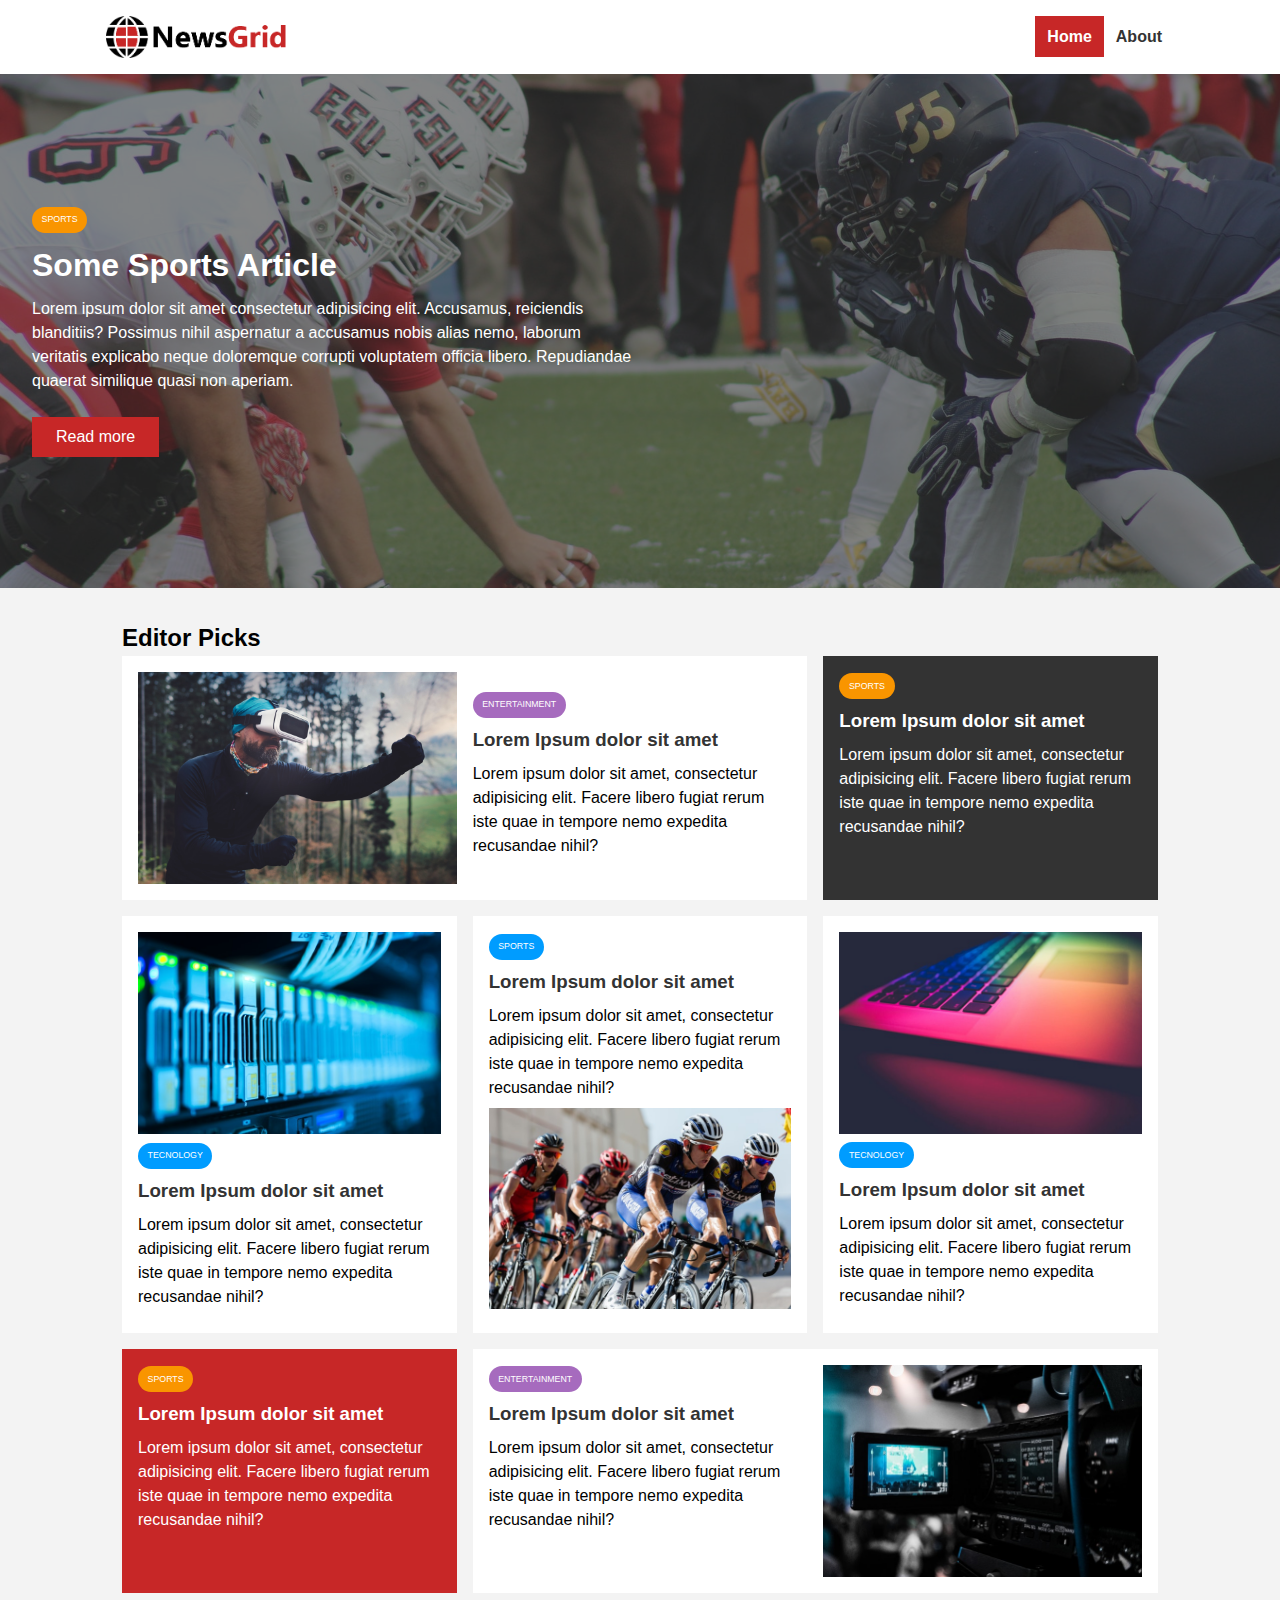
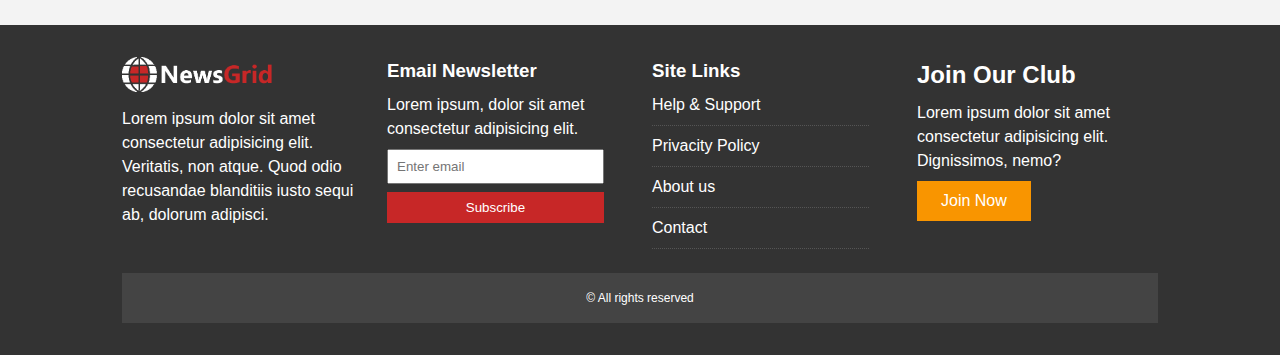
<file: index.html>
<!DOCTYPE html>
<html lang="en">

<head>
    <meta charset="UTF-8">
    <meta name="viewport" content="width=device-width, initial-scale=1.0">
    <link rel="stylesheet" href="https://cdnjs.cloudflare.com/ajax/libs/font-awesome/5.15.1/css/all.min.css" integrity="sha512-+4zCK9k+qNFUR5X+cKL9EIR+ZOhtIloNl9GIKS57V1MyNsYpYcUrUeQc9vNfzsWfV28IaLL3i96P9sdNyeRssA==" crossorigin="anonymous" />
    <link rel="stylesheet" href="./css/style.css">
    <link rel="stylesheet" href="./css/mobile.css" media="screen and (max-width: 768px">
    <link rel="shortcut icon" type="image/x-icon" href="favicon.ico">
    <title>NewsGrid | Latest News</title>
</head>

<body>
    <nav id="main-nav">
        <div class="container">
            <img src="img/logo.png" alt="NewsGrid" class="logo">
            <div class="social">
                <a href="#" target="_blank"><i class="fab fa-facebook fa-2x"></i></a>
                <a href="#" target="_blank"><i class="fab fa-twitter  fa-2x"></i></a>
                <a href="#" target="_blank"><i class="fab fa-instagram fa-2x"></i></a>
                <a href="#" target="_blank"><i class="fab fa-youtube fa-2x"></i></a>
            </div>
            <ul>
                <li><a href="index.html" class="current">Home</a></li>
                <li><a href="about.html">About</a></li>
            </ul>
        </div>
    </nav>
    <!-- Showcase -->
    <header class="showcase">
        <div class="showcase-container">
            <div class="showcase-content">
                <div class="category category-sports">Sports</div>
                <h1>Some Sports Article</h1>
                <p>Lorem ipsum dolor sit amet consectetur adipisicing elit. Accusamus, reiciendis blanditiis? Possimus nihil aspernatur a accusamus nobis alias nemo, laborum veritatis explicabo neque doloremque corrupti voluptatem officia libero. Repudiandae
                    quaerat similique quasi non aperiam.</p>
                <a href="article.html" class="btn btn-primary">Read more</a>
            </div>
        </div>
    </header>

    <main>
        <section id="home-articles" class="py-2">
            <div class="container">
                <h2>Editor Picks</h2>
                <div class="articles-container">
                    <article class="card">
                        <img src="img/articles/ent1.jpg">
                        <div>
                            <div class="category category-ent">Entertainment</div>
                            <h3><a href="article.html">Lorem Ipsum dolor sit amet</a></h3>
                            <p>Lorem ipsum dolor sit amet, consectetur adipisicing elit. Facere libero fugiat rerum iste quae in tempore nemo expedita recusandae nihil?</p>
                        </div>
                    </article>
                    <article class="card bg-dark">
                        <div class="category category-sports">Sports</div>
                        <h3><a href="article.html">Lorem Ipsum dolor sit amet</a></h3>
                        <p>Lorem ipsum dolor sit amet, consectetur adipisicing elit. Facere libero fugiat rerum iste quae in tempore nemo expedita recusandae nihil?</p>
                    </article>
                    <article class="card">
                        <img src="img/articles/tech1.jpg">
                        <div class="category category-tech">Tecnology</div>
                        <h3><a href="article.html">Lorem Ipsum dolor sit amet</a></h3>
                        <p>Lorem ipsum dolor sit amet, consectetur adipisicing elit. Facere libero fugiat rerum iste quae in tempore nemo expedita recusandae nihil?</p>
                    </article>
                    <article class="card">
                        <div class="category category-tech">Sports</div>
                        <h3><a href="article.html">Lorem Ipsum dolor sit amet</a></h3>
                        <p>Lorem ipsum dolor sit amet, consectetur adipisicing elit. Facere libero fugiat rerum iste quae in tempore nemo expedita recusandae nihil?</p>
                        <img src="img/articles/sports1.jpg">
                    </article>
                    <article class="card">
                        <img src="img/articles/tech2.jpg">
                        <div class="category category-tech">Tecnology</div>
                        <h3><a href="article.html">Lorem Ipsum dolor sit amet</a></h3>
                        <p>Lorem ipsum dolor sit amet, consectetur adipisicing elit. Facere libero fugiat rerum iste quae in tempore nemo expedita recusandae nihil?</p>
                    </article>
                    <article class="card bg-primary">
                        <div class="category category-sports">Sports</div>
                        <h3><a href="article.html">Lorem Ipsum dolor sit amet</a></h3>
                        <p>Lorem ipsum dolor sit amet, consectetur adipisicing elit. Facere libero fugiat rerum iste quae in tempore nemo expedita recusandae nihil?</p>
                    </article>
                    <article class="card">
                        <div>
                            <div class="category category-ent">Entertainment</div>
                            <h3><a href="article.html">Lorem Ipsum dolor sit amet</a></h3>
                            <p>Lorem ipsum dolor sit amet, consectetur adipisicing elit. Facere libero fugiat rerum iste quae in tempore nemo expedita recusandae nihil?</p>
                        </div>
                        <img src="img/articles/ent2.jpg">
                    </article>
                </div>
            </div>
        </section>
    </main>
    <footer id="main-footer" class="py-2">
        <div class="container footer-container">
            <div>
                <img src="./img/logo_light.png" alt="NewsGrid">
                <p>Lorem ipsum dolor sit amet consectetur adipisicing elit. Veritatis, non atque. Quod odio recusandae blanditiis iusto sequi ab, dolorum adipisci.</p>
            </div>
            <div>
                <h3>Email Newsletter</h3>
                <p>Lorem ipsum, dolor sit amet consectetur adipisicing elit.</p>
                <form>
                    <input type="email" placeholder="Enter email">
                    <input type="submit" value="Subscribe" class="btn btn-primary">
                </form>
            </div>
            <div>
                <h3>Site Links</h3>
                <ul class="list">
                    <li><a href="#">Help & Support</a></li>
                    <li><a href="#">Privacity Policy</a></li>
                    <li><a href="#">About us</a></li>
                    <li><a href="#">Contact</a></li>
                </ul>
            </div>
            <div>
                <h2>Join Our Club</h2>
                <p>Lorem ipsum dolor sit amet consectetur adipisicing elit. Dignissimos, nemo?</p>
                <a href="#" class="btn btn-secondary">Join Now</a>
            </div>
            <div>
                <p>&copy; All rights reserved</p>
            </div>
        </div>
    </footer>
</body>

</html>
</file>
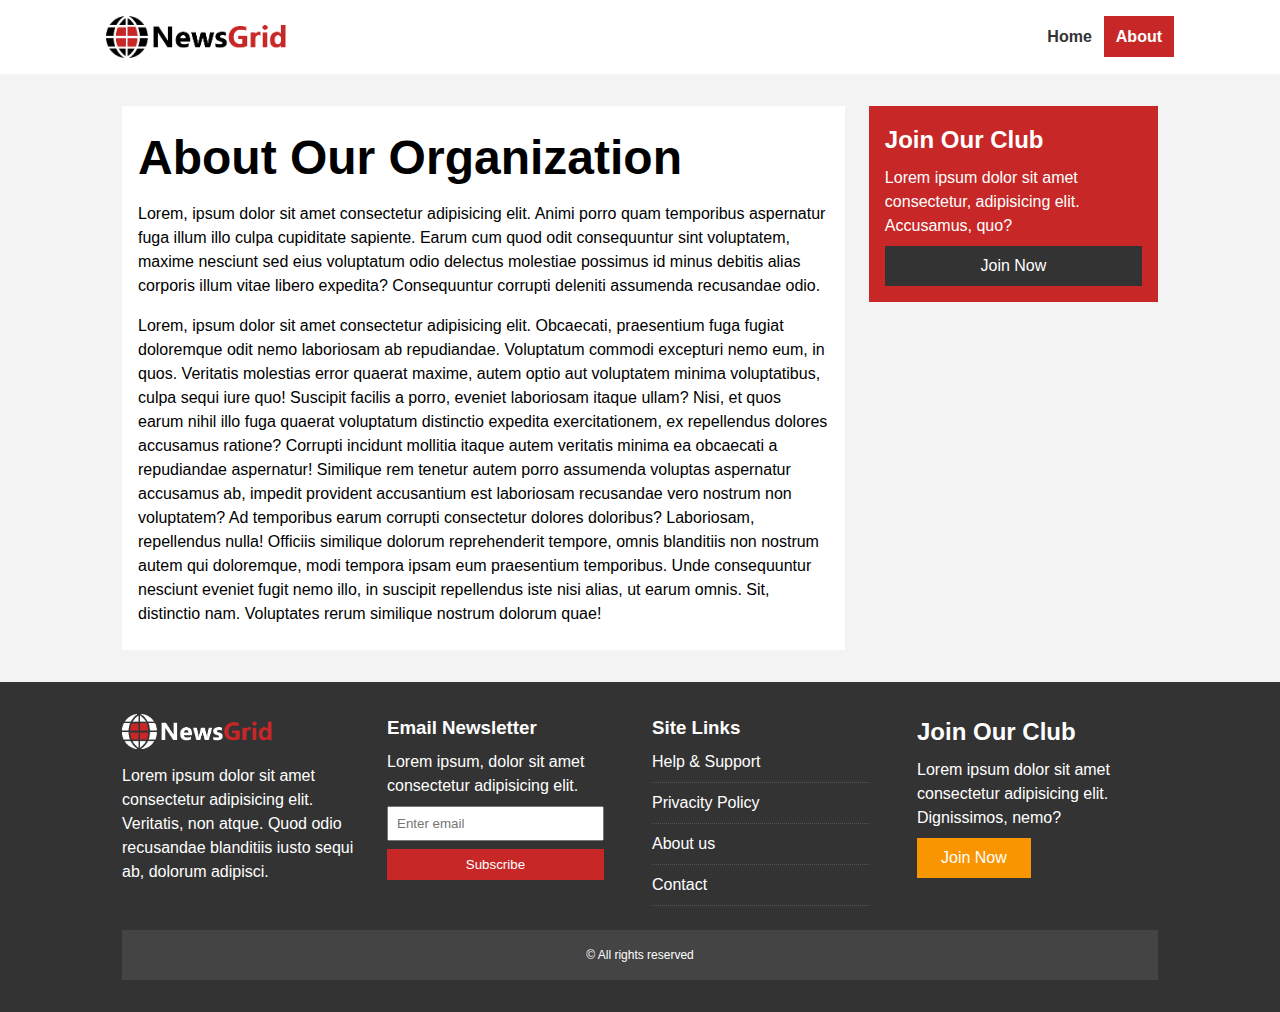
<file: about.html>
<!DOCTYPE html>
<html lang="en">

<head>
    <meta charset="UTF-8">
    <meta name="viewport" content="width=device-width, initial-scale=1.0">
    <link rel="stylesheet" href="https://cdnjs.cloudflare.com/ajax/libs/font-awesome/5.15.1/css/all.min.css" integrity="sha512-+4zCK9k+qNFUR5X+cKL9EIR+ZOhtIloNl9GIKS57V1MyNsYpYcUrUeQc9vNfzsWfV28IaLL3i96P9sdNyeRssA==" crossorigin="anonymous" />
    <link rel="stylesheet" href="./css/style.css">
    <link rel="stylesheet" href="./css/mobile.css" media="screen and (max-width: 768px">
    <link rel="shortcut icon" type="image/x-icon" href="favicon.ico">
    <title>NewsGrid | About</title>
</head>

<body>
    <nav id="main-nav">
        <div class="container">
            <img src="img/logo.png" alt="NewsGrid" class="logo">
            <div class="social">
                <a href="#" target="_blank"><i class="fab fa-facebook fa-2x"></i></a>
                <a href="#" target="_blank"><i class="fab fa-twitter  fa-2x"></i></a>
                <a href="#" target="_blank"><i class="fab fa-instagram fa-2x"></i></a>
                <a href="#" target="_blank"><i class="fab fa-youtube fa-2x"></i></a>
            </div>
            <ul>
                <li><a href="index.html">Home</a></li>
                <li><a href="about.html" class="current">About</a></li>
            </ul>
        </div>
    </nav>
    <main>
        <section id="about">
            <div class="container">
                <div class="page-container">
                    <article class="card">
                        <h1 class="l-heading">About Our Organization</h1>
                        <p>Lorem, ipsum dolor sit amet consectetur adipisicing elit. Animi porro quam temporibus aspernatur fuga illum illo culpa cupiditate sapiente. Earum cum quod odit consequuntur sint voluptatem, maxime nesciunt sed eius voluptatum odio
                            delectus molestiae possimus id minus debitis alias corporis illum vitae libero expedita? Consequuntur corrupti deleniti assumenda recusandae odio.</p>
                        <p>Lorem, ipsum dolor sit amet consectetur adipisicing elit. Obcaecati, praesentium fuga fugiat doloremque odit nemo laboriosam ab repudiandae. Voluptatum commodi excepturi nemo eum, in quos. Veritatis molestias error quaerat maxime,
                            autem optio aut voluptatem minima voluptatibus, culpa sequi iure quo! Suscipit facilis a porro, eveniet laboriosam itaque ullam? Nisi, et quos earum nihil illo fuga quaerat voluptatum distinctio expedita exercitationem, ex
                            repellendus dolores accusamus ratione? Corrupti incidunt mollitia itaque autem veritatis minima ea obcaecati a repudiandae aspernatur! Similique rem tenetur autem porro assumenda voluptas aspernatur accusamus ab, impedit provident
                            accusantium est laboriosam recusandae vero nostrum non voluptatem? Ad temporibus earum corrupti consectetur dolores doloribus? Laboriosam, repellendus nulla! Officiis similique dolorum reprehenderit tempore, omnis blanditiis
                            non nostrum autem qui doloremque, modi tempora ipsam eum praesentium temporibus. Unde consequuntur nesciunt eveniet fugit nemo illo, in suscipit repellendus iste nisi alias, ut earum omnis. Sit, distinctio nam. Voluptates rerum
                            similique nostrum dolorum quae!</p>
                    </article>
                    <aside class="card bg-primary">
                        <h2>Join Our Club</h2>
                        <p>Lorem ipsum dolor sit amet consectetur, adipisicing elit. Accusamus, quo?</p>
                        <a href="#" class="btn btn-dark btn-block">Join Now</a>
                    </aside>
                </div>
            </div>
        </section>
    </main>
    <footer id="main-footer" class="py-2">
        <div class="container footer-container">
            <div>
                <img src="./img/logo_light.png" alt="NewsGrid">
                <p>Lorem ipsum dolor sit amet consectetur adipisicing elit. Veritatis, non atque. Quod odio recusandae blanditiis iusto sequi ab, dolorum adipisci.</p>
            </div>
            <div>
                <h3>Email Newsletter</h3>
                <p>Lorem ipsum, dolor sit amet consectetur adipisicing elit.</p>
                <form>
                    <input type="email" placeholder="Enter email">
                    <input type="submit" value="Subscribe" class="btn btn-primary">
                </form>
            </div>
            <div>
                <h3>Site Links</h3>
                <ul class="list">
                    <li><a href="#">Help & Support</a></li>
                    <li><a href="#">Privacity Policy</a></li>
                    <li><a href="#">About us</a></li>
                    <li><a href="#">Contact</a></li>
                </ul>
            </div>
            <div>
                <h2>Join Our Club</h2>
                <p>Lorem ipsum dolor sit amet consectetur adipisicing elit. Dignissimos, nemo?</p>
                <a href="#" class="btn btn-secondary">Join Now</a>
            </div>
            <div>
                <p>&copy; All rights reserved</p>
            </div>
        </div>
    </footer>
</body>

</html>
</file>
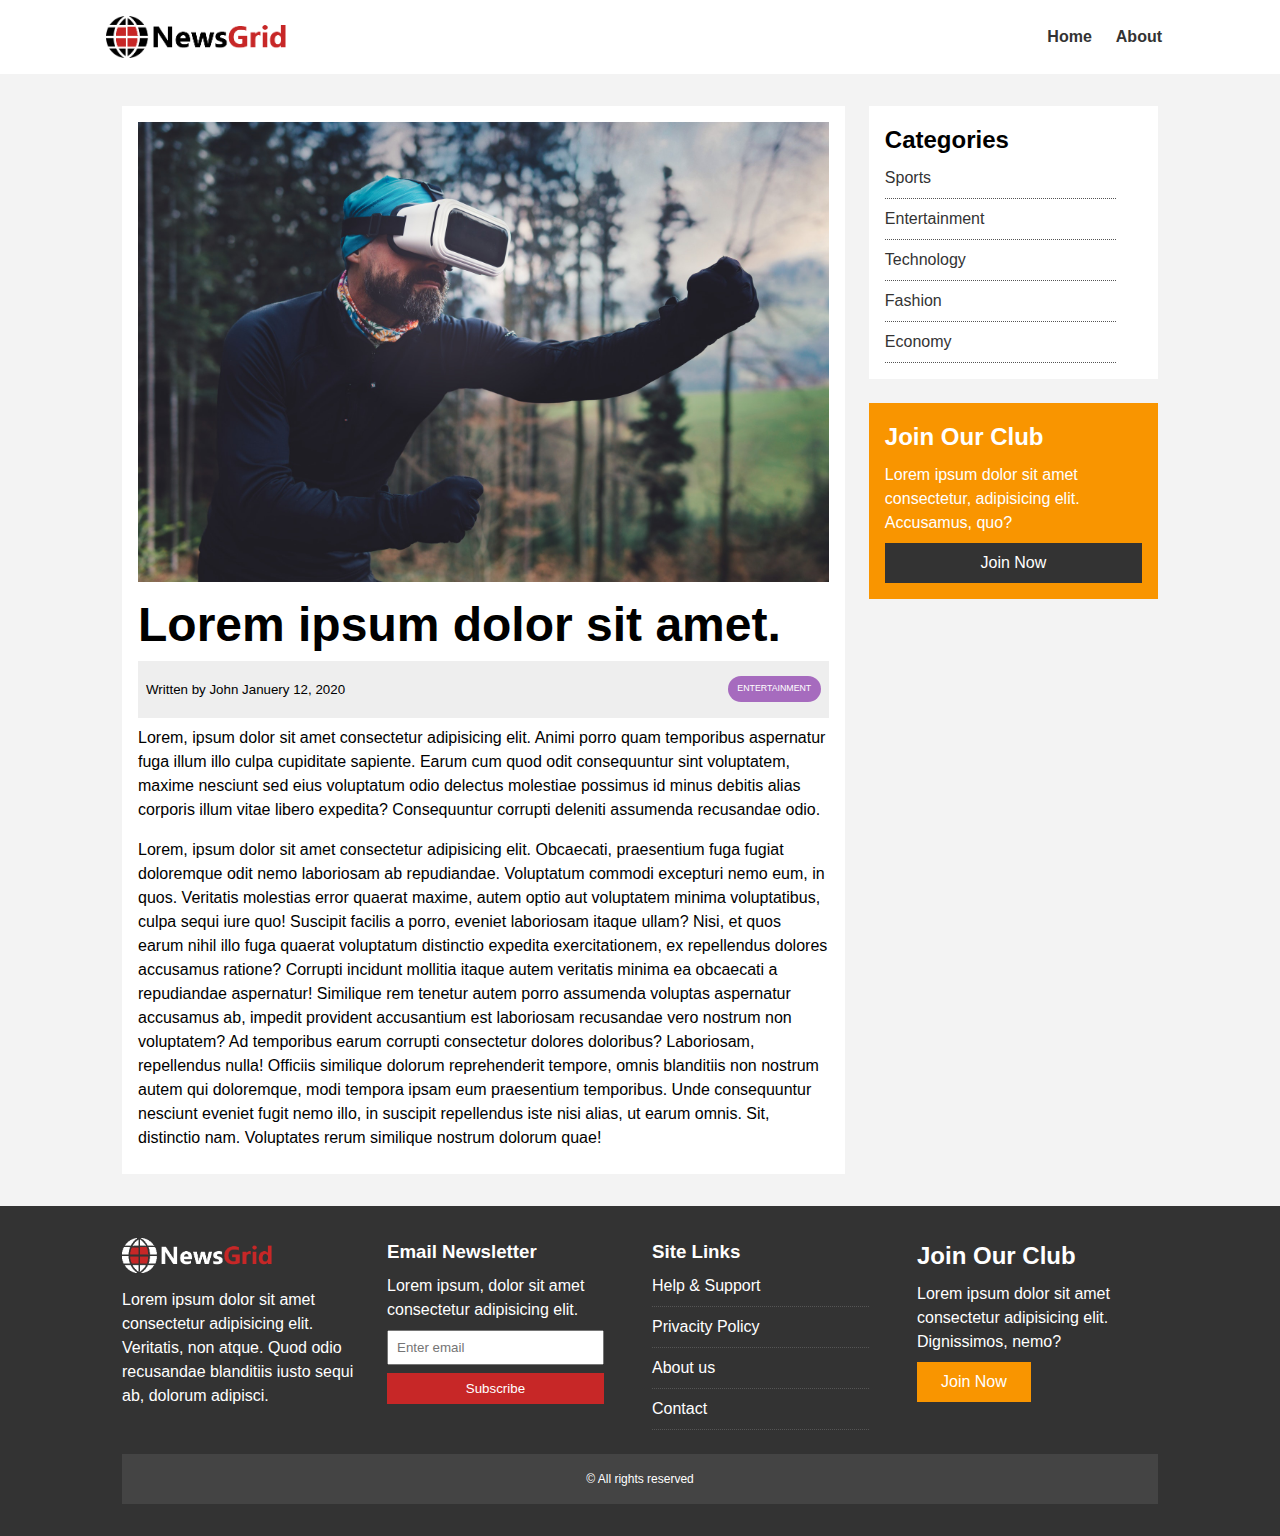
<file: article.html>
<!DOCTYPE html>
<html lang="en">

<head>
    <meta charset="UTF-8">
    <meta name="viewport" content="width=device-width, initial-scale=1.0">
    <link rel="stylesheet" href="https://cdnjs.cloudflare.com/ajax/libs/font-awesome/5.15.1/css/all.min.css" integrity="sha512-+4zCK9k+qNFUR5X+cKL9EIR+ZOhtIloNl9GIKS57V1MyNsYpYcUrUeQc9vNfzsWfV28IaLL3i96P9sdNyeRssA==" crossorigin="anonymous" />
    <link rel="stylesheet" href="./css/style.css">
    <link rel="stylesheet" href="./css/mobile.css" media="screen and (max-width: 768px">
    <link rel="shortcut icon" type="image/x-icon" href="favicon.ico">
    <title>NewsGrid | Latest News</title>
</head>

<body>
    <nav id="main-nav">
        <div class="container">
            <img src="img/logo.png" alt="NewsGrid" class="logo">
            <div class="social">
                <a href="#" target="_blank"><i class="fab fa-facebook fa-2x"></i></a>
                <a href="#" target="_blank"><i class="fab fa-twitter  fa-2x"></i></a>
                <a href="#" target="_blank"><i class="fab fa-instagram fa-2x"></i></a>
                <a href="#" target="_blank"><i class="fab fa-youtube fa-2x"></i></a>
            </div>
            <ul>
                <li><a href="index.html">Home</a></li>
                <li><a href="about.html">About</a></li>
            </ul>
        </div>
    </nav>
    <main>
        <section id="article">
            <div class="container">
                <div class="page-container">
                    <article class="card">
                        <img src="./img/articles/ent1.jpg" alt="">
                        <h1 class="l-heading">Lorem ipsum dolor sit amet.</h1>
                        <div class="meta">
                            <small>
                                <i class="fas fa-user"></i> Written by John Januery 12, 2020
                            </small>
                            <div class="category category-ent">Entertainment</div>
                        </div>
                        <p>Lorem, ipsum dolor sit amet consectetur adipisicing elit. Animi porro quam temporibus aspernatur fuga illum illo culpa cupiditate sapiente. Earum cum quod odit consequuntur sint voluptatem, maxime nesciunt sed eius voluptatum odio
                            delectus molestiae possimus id minus debitis alias corporis illum vitae libero expedita? Consequuntur corrupti deleniti assumenda recusandae odio.</p>
                        <p>Lorem, ipsum dolor sit amet consectetur adipisicing elit. Obcaecati, praesentium fuga fugiat doloremque odit nemo laboriosam ab repudiandae. Voluptatum commodi excepturi nemo eum, in quos. Veritatis molestias error quaerat maxime,
                            autem optio aut voluptatem minima voluptatibus, culpa sequi iure quo! Suscipit facilis a porro, eveniet laboriosam itaque ullam? Nisi, et quos earum nihil illo fuga quaerat voluptatum distinctio expedita exercitationem, ex
                            repellendus dolores accusamus ratione? Corrupti incidunt mollitia itaque autem veritatis minima ea obcaecati a repudiandae aspernatur! Similique rem tenetur autem porro assumenda voluptas aspernatur accusamus ab, impedit provident
                            accusantium est laboriosam recusandae vero nostrum non voluptatem? Ad temporibus earum corrupti consectetur dolores doloribus? Laboriosam, repellendus nulla! Officiis similique dolorum reprehenderit tempore, omnis blanditiis
                            non nostrum autem qui doloremque, modi tempora ipsam eum praesentium temporibus. Unde consequuntur nesciunt eveniet fugit nemo illo, in suscipit repellendus iste nisi alias, ut earum omnis. Sit, distinctio nam. Voluptates rerum
                            similique nostrum dolorum quae!</p>
                    </article>
                    <aside class="card" id="categories">
                        <h2>Categories</h2>
                        <ul class="list">
                            <li><a href="#"><i class="fas fa-chevron-right"></i> Sports</a></li>
                            <li><a href="#"><i class="fas fa-chevron-right"></i> Entertainment</a></li>
                            <li><a href="#"><i class="fas fa-chevron-right"></i> Technology</a></li>
                            <li><a href="#"><i class="fas fa-chevron-right"></i> Fashion</a></li>
                            <li><a href="#"><i class="fas fa-chevron-right"></i> Economy</a></li>
                        </ul>
                    </aside>
                    <aside class="card bg-secondary">
                        <h2>Join Our Club</h2>
                        <p>Lorem ipsum dolor sit amet consectetur, adipisicing elit. Accusamus, quo?</p>
                        <a href="#" class="btn btn-dark btn-block">Join Now</a>
                    </aside>
                </div>
            </div>
        </section>
    </main>
    <footer id="main-footer" class="py-2">
        <div class="container footer-container">
            <div>
                <img src="./img/logo_light.png" alt="NewsGrid">
                <p>Lorem ipsum dolor sit amet consectetur adipisicing elit. Veritatis, non atque. Quod odio recusandae blanditiis iusto sequi ab, dolorum adipisci.</p>
            </div>
            <div>
                <h3>Email Newsletter</h3>
                <p>Lorem ipsum, dolor sit amet consectetur adipisicing elit.</p>
                <form>
                    <input type="email" placeholder="Enter email">
                    <input type="submit" value="Subscribe" class="btn btn-primary">
                </form>
            </div>
            <div>
                <h3>Site Links</h3>
                <ul class="list">
                    <li><a href="#">Help & Support</a></li>
                    <li><a href="#">Privacity Policy</a></li>
                    <li><a href="#">About us</a></li>
                    <li><a href="#">Contact</a></li>
                </ul>
            </div>
            <div>
                <h2>Join Our Club</h2>
                <p>Lorem ipsum dolor sit amet consectetur adipisicing elit. Dignissimos, nemo?</p>
                <a href="#" class="btn btn-secondary">Join Now</a>
            </div>
            <div>
                <p>&copy; All rights reserved</p>
            </div>
        </div>
    </footer>
</body>

</html>
</file>
<file: css/style.css>
:root {
    --primary-color: #c72727;
    --secondary-color: #f99500;
    --light-color: #f3f3f3;
    --dark-color: #333;
    --max-width: 1100px;
}

.category {
    --sports-color: #f99500;
    --ent-color: #a66bbe;
    --tech-color: #009cff;
}


/* Reset */

* {
    margin: 0;
    padding: 0;
    box-sizing: border-box;
}

body {
    font-family: Verdana, Geneva, Tahoma, sans-serif;
    line-height: 1.5;
    background-color: var(--light-color);
}

a {
    text-decoration: none;
    color: #333;
}

ul {
    list-style: none;
}

p {
    padding: 0.5rem 0;
}

img {
    width: 100%;
}


/* Utility */

.container {
    max-width: var(--max-width);
    margin: 0 auto;
    padding: 0 2rem;
    overflow: hidden;
}

.category {
    display: inline-block;
    color: white;
    font-size: 0.55rem;
    text-transform: uppercase;
    padding: 0.4rem 0.6rem;
    border-radius: 15px;
    margin-bottom: 0.5rem;
}

.category-sports {
    background-color: var(--sports-color);
}

.category-ent {
    background-color: var(--ent-color);
}

.category-tech {
    background-color: var(--tech-color);
}

.btn {
    display: inline-block;
    border: none;
    background: var(--dark-color);
    color: white;
    padding: 0.5rem 1.5rem;
}

.btn-light {
    background: var(--light-color);
}

.btn-primary {
    background: var(--primary-color);
}

.btn-secondary {
    background: var(--secondary-color);
}

.btn:hover {
    opacity: 0.9;
}

.btn-block {
    display: block;
    width: 100%;
    text-align: center;
}

.card {
    background-color: white;
    padding: 1rem;
}

.bg-dark {
    background-color: var(--dark-color);
    color: white;
}

.bg-primary {
    background-color: var(--primary-color);
    color: white;
}

.bg-secondary {
    background-color: var(--secondary-color);
    color: white;
}

.bg-dark h1,
.bg-dark h2,
.bg-dark h3,
.bg-dark a,
.bg-primary h1,
.bg-primary h2,
.bg-primary h3,
.bg-primary a {
    color: white !important;
}

.py-1 {
    padding: 1.5rem 0;
}

.py-2 {
    padding: 2rem 0;
}

.py-3 {
    padding: 3rem 0;
}

.p-1 {
    padding: 1.5rem;
}

.p-2 {
    padding: 2rem;
}

.p-3 {
    padding: 3rem;
}

.l-heading {
    font-size: 3rem;
}

.list li {
    padding: 0.5rem 0;
    border-bottom: #555 dotted 1px;
    width: 90%;
}

.list li a:hover {
    color: var(--primary-color) !important;
}

.page-container {
    display: grid;
    grid-template-columns: 5fr 2fr;
    margin: 2rem 0;
    grid-gap: 1.5rem;
}

.page-container>*:first-child {
    grid-row: 1 / span 3;
}


/* Navigation */

#main-nav {
    background-color: white;
    position: sticky;
    top: 0;
    z-index: 2;
}

#main-nav .container {
    display: grid;
    grid-template-columns: 6fr 3fr 2fr;
    padding: 1rem;
    align-items: center;
}

#main-nav .logo {
    width: 180px;
}

#main-nav ul {
    display: flex;
    justify-self: end;
}

#main-nav ul li a {
    padding: 0.75rem;
    font-weight: bold;
}

#main-nav ul li a.current {
    background-color: var(--primary-color);
    color: white;
}

#main-nav ul li a:hover {
    background-color: var(--light-color);
    color: var(--dark-color);
}

#main-nav .social {
    justify-self: center;
}

#main-nav .social i {
    color: #777;
    margin-right: 0.5rem;
}


/* ShowCase */

.showcase {
    color: white;
    background-color: #333;
    padding: 2rem;
    position: relative;
}

.showcase:before {
    content: '';
    background: url('./../img/featured.jpg') no-repeat center center/cover;
    position: absolute;
    top: 0;
    left: 0;
    width: 100%;
    height: 100%;
    opacity: 0.4;
}

.showcase .showcase-container {
    display: grid;
    grid-template-columns: repeat(2, 1fr);
    justify-content: center;
    align-items: center;
    height: 50vh;
}

.showcase .showcase-content {
    z-index: 1;
}

.showcase .showcase-content p {
    margin-bottom: 1rem;
}


/* Home Articles */

#home-articles .articles-container {
    display: grid;
    grid-template-columns: repeat(3, 1fr);
    grid-gap: 1rem;
}

#home-articles .articles-container>*:first-child {
    display: grid;
    grid-template-columns: repeat(2, 1fr);
    grid-gap: 1rem;
    grid-column: 1 / span 2;
    align-items: center;
}

#home-articles .articles-container>*:last-child {
    display: grid;
    grid-template-columns: repeat(2, 1fr);
    grid-gap: 1rem;
    grid-column: 2 / span 2;
}

#article .meta {
    display: flex;
    justify-content: space-between;
    align-items: center;
    background-color: #eee;
    padding: 0.5rem;
}

#article .meta .category {
    margin-top: 0.4rem;
}


/* Footer */

#main-footer {
    background-color: var(--dark-color);
    color: white;
}

#main-footer img {
    width: 150px;
}

#main-footer a {
    color: white;
}

#main-footer .footer-container {
    display: grid;
    grid-template-columns: repeat(4, 1fr);
    grid-gap: 1.5rem;
}

#main-footer .footer-container>*:last-child {
    background-color: #444;
    grid-column: 1 / span 4;
    align-items: center;
    text-align: center;
    padding: 0.5rem;
    font-size: 0.75rem;
}

#main-footer .footer-container input[type="email"] {
    width: 90%;
    padding: 0.5rem;
    margin-bottom: 0.5rem;
}

#main-footer .footer-container input[type="submit"] {
    width: 90%;
}
</file>
<file: css/mobile.css>
/* Navigation */

#main-nav .social {
    display: none;
}

#main-nav .container {
    grid-template-columns: 1fr;
    grid-gap: 1.2rem;
}

#main-nav ul,
#main-nav .logo {
    justify-self: center;
}

#main-nav ul li a {
    padding: 0.5;
}


/* Home Articles */

#home-articles .articles-container {
    grid-template-columns: repeat(2, 1fr);
}

#home-articles .articles-container>*:first-child {
    grid-template-columns: 1fr;
    grid-column: 1;
}

#home-articles .articles-container>*:last-child {
    grid-template-columns: 1fr;
    grid-column: 1;
}

@media screen and (max-width: 560px) {
    .showcase .showcase-container,
    #home-articles .articles-container,
    #main-footer .footer-container {
        grid-template-columns: 1fr;
    }
    #main-footer .footer-container>*:last-child {
        grid-column: 1;
    }
    #main-footer .footer-container>* {
        border-bottom: #444 dotted 1px;
        padding-bottom: 1rem;
    }
    #main-footer .footer-container>*:last-child,
    #main-footer .footer-container>*:nth-child(3),
    #main-footer .footer-container>*:nth-child(4) {
        border: none;
    }
    .page-container {
        grid-template-columns: 1fr;
        text-align: center;
    }
    .page-container>*:first-child {
        grid-row: 1;
    }
    .l-heading {
        font-size: 2rem;
    }
}
</file>
